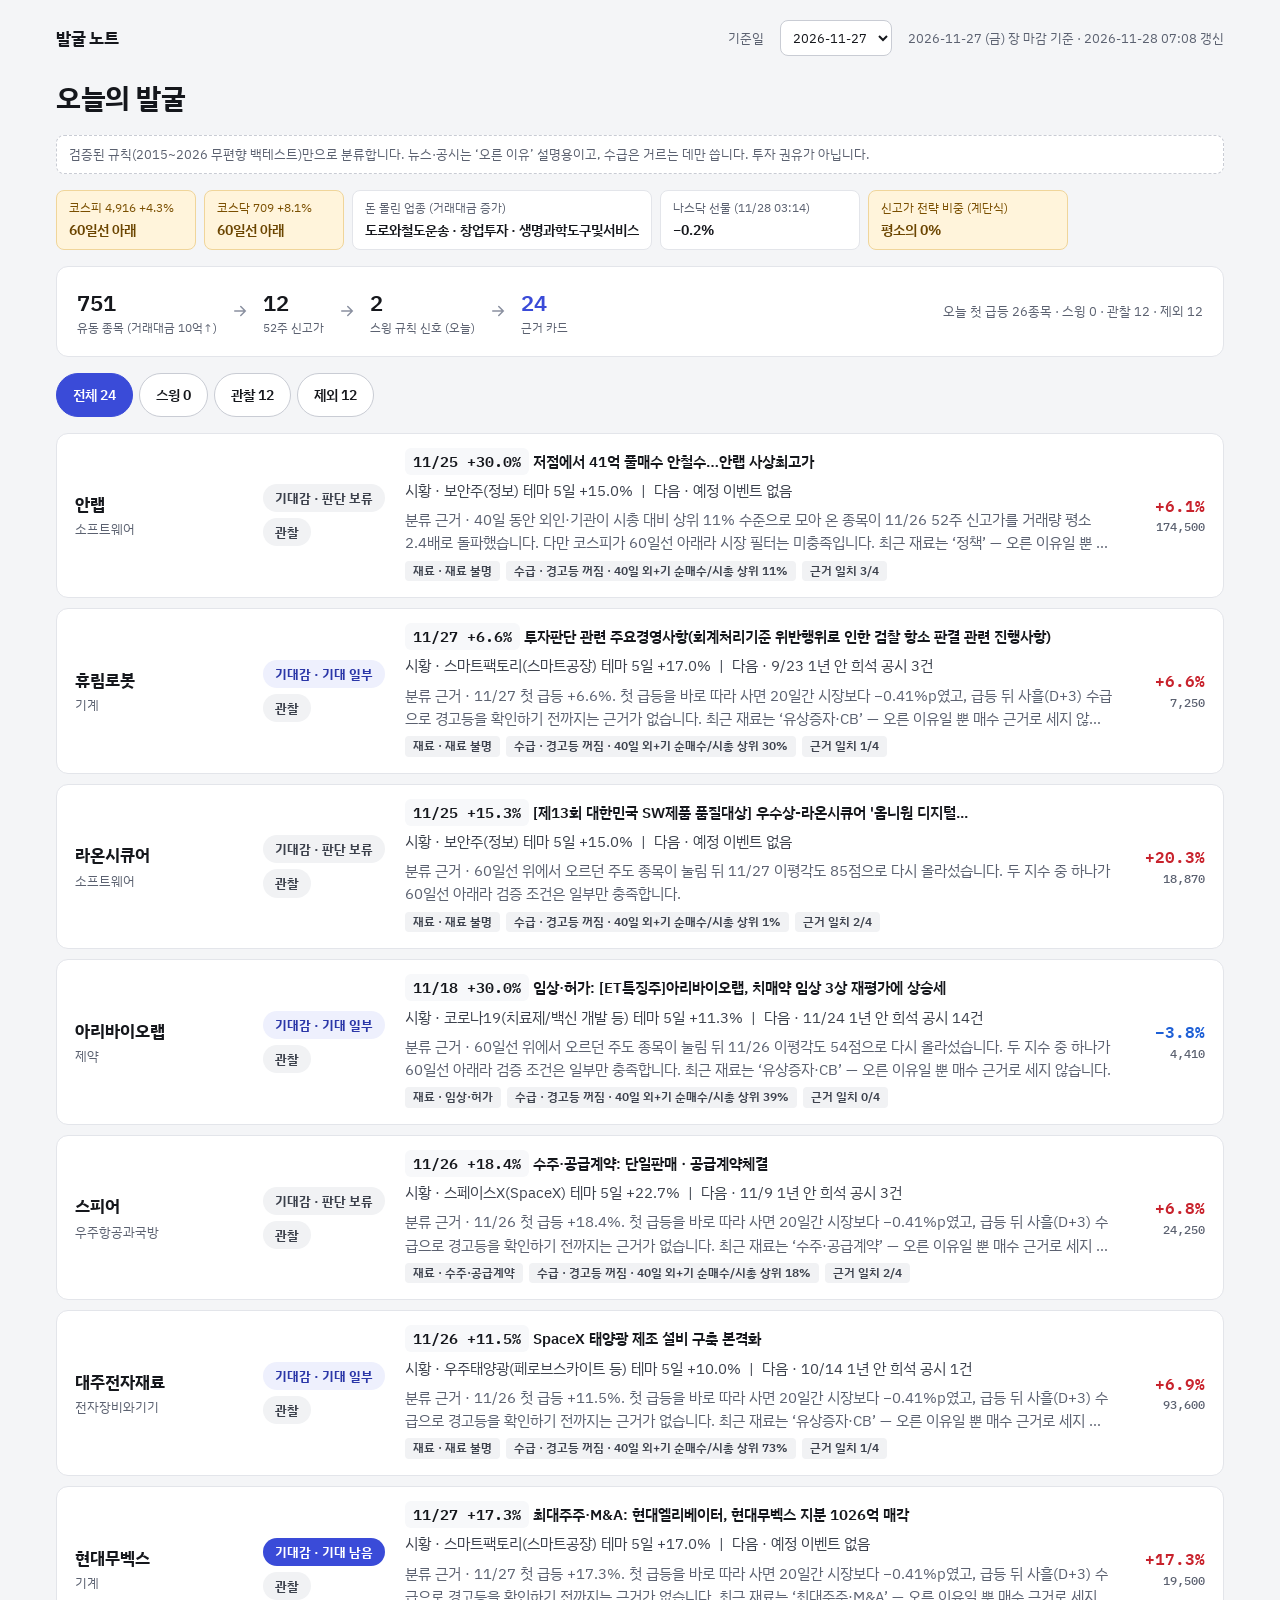
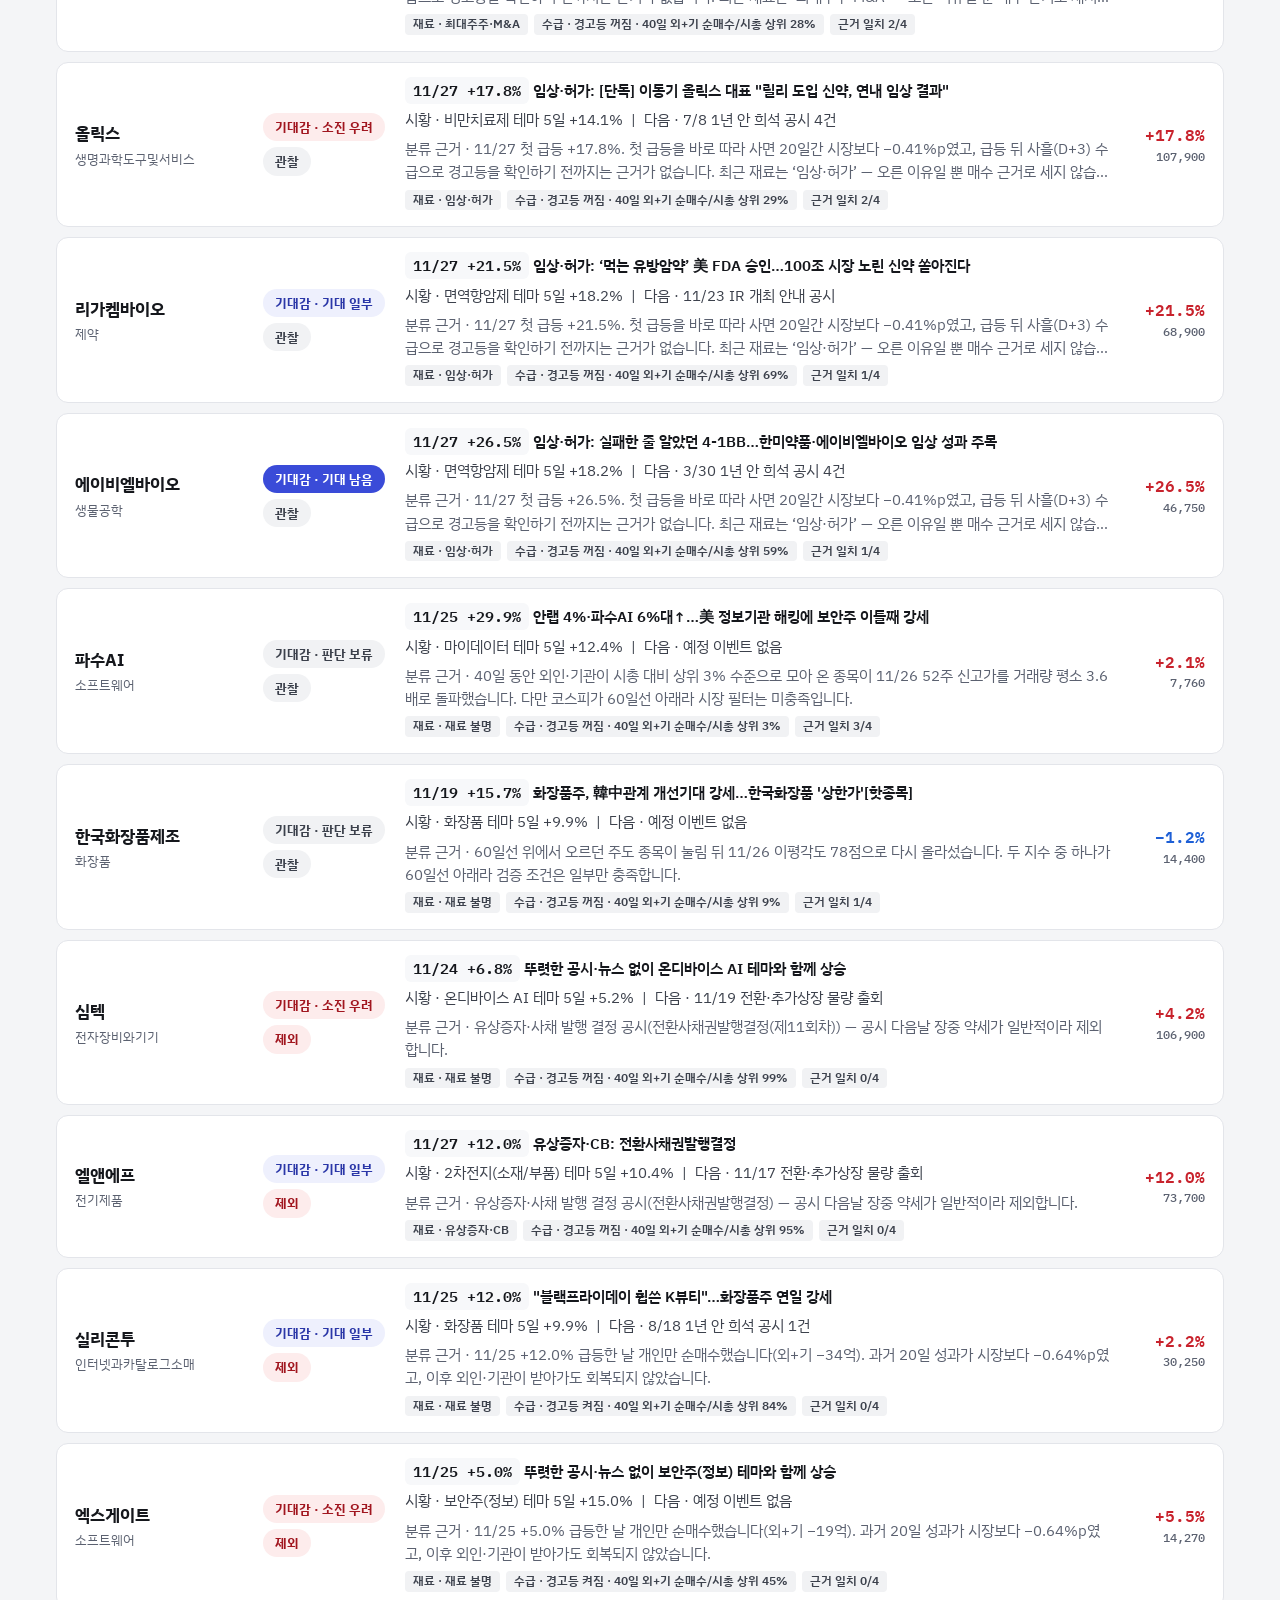
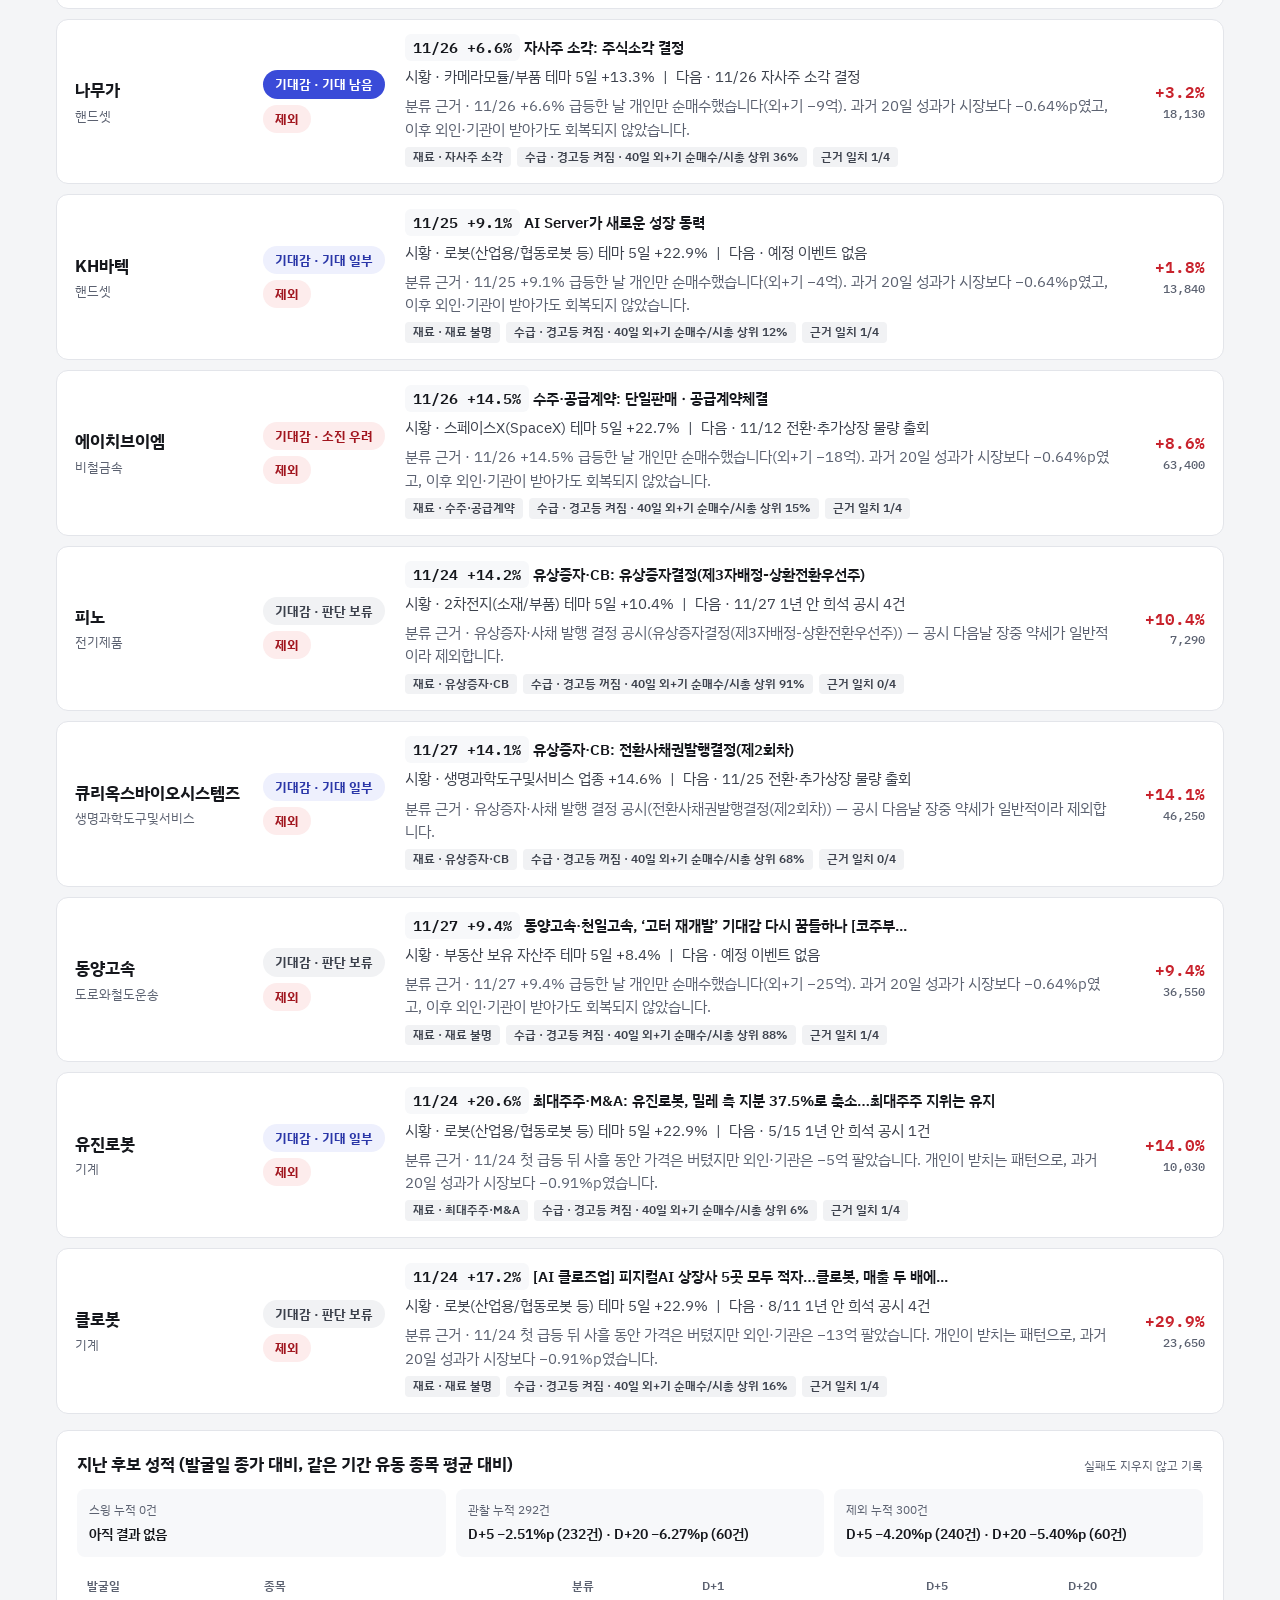
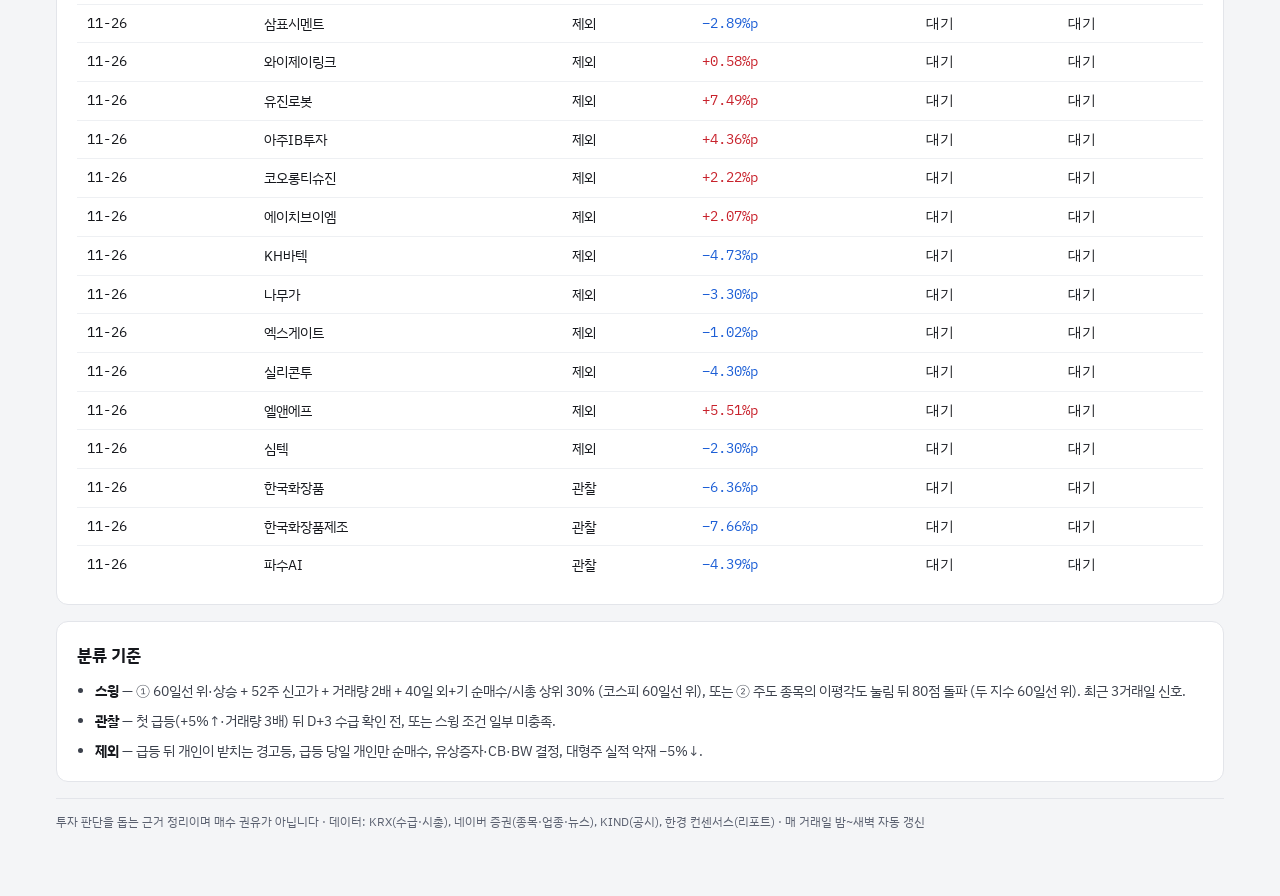
<file: index.html>
<!doctype html>
<html lang="ko">
<head>
<meta charset="utf-8">
<meta name="viewport" content="width=device-width, initial-scale=1">
<meta name="robots" content="noindex, nofollow">
<title>발굴 노트 · 오늘의 발굴</title>
<link rel="preconnect" href="https://fonts.googleapis.com">
<link rel="preconnect" href="https://fonts.gstatic.com" crossorigin>
<link rel="stylesheet" href="https://fonts.googleapis.com/css2?family=IBM+Plex+Mono:wght@500;600&family=IBM+Plex+Sans+KR:wght@400;500;600;700&display=swap">
<link rel="stylesheet" href="assets/style.css">
</head>
<body>
<div class="wrap">

<header class="top">
<a class="brand" href="./">발굴 노트</a>
<div class="left">
<label class="stamp" for="dateSel">기준일</label>
<select id="dateSel" class="datesel" aria-label="기준일 선택"></select>
<span id="stamp" class="stamp"></span>
</div>
</header>

<h1 class="page-title">오늘의 발굴</h1>

<p class="banner">검증된 규칙(2015~2026 무편향 백테스트)만으로 분류합니다. 뉴스·공시는 ‘오른 이유’ 설명용이고, 수급은 거르는 데만 씁니다. 투자 권유가 아닙니다.</p>

<section id="market" class="market" aria-label="시황"></section>

<section id="funnel" class="card funnel" aria-label="걸러진 과정"></section>

<div id="tabs" class="filters" role="tablist" aria-label="분류"></div>
<div id="list" class="list" role="tabpanel"></div>

<section class="card" aria-labelledby="trackTitle">
<div class="card-head">
<h2 id="trackTitle">지난 후보 성적 (발굴일 종가 대비, 같은 기간 유동 종목 평균 대비)</h2>
<span class="sub">실패도 지우지 않고 기록</span>
</div>
<div id="trackSum" class="stats"></div>
<div class="tablebox"><table id="trackTable" class="tbl"></table></div>
</section>

<section class="card">
<h2>분류 기준</h2>
<ul class="bul">
<li><b>스윙</b> — ① 60일선 위·상승 + 52주 신고가 + 거래량 2배 + 40일 외+기 순매수/시총 상위 30% (코스피 60일선 위), 또는 ② 주도 종목의 이평각도 눌림 뒤 80점 돌파 (두 지수 60일선 위). 최근 3거래일 신호.</li>
<li><b>관찰</b> — 첫 급등(+5%↑·거래량 3배) 뒤 D+3 수급 확인 전, 또는 스윙 조건 일부 미충족.</li>
<li><b>제외</b> — 급등 뒤 개인이 받치는 경고등, 급등 당일 개인만 순매수, 유상증자·CB·BW 결정, 대형주 실적 악재 −5%↓.</li>
</ul>
</section>

<footer>투자 판단을 돕는 근거 정리이며 매수 권유가 아닙니다 · 데이터: KRX(수급·시총), 네이버 증권(종목·업종·뉴스), KIND(공시), 한경 컨센서스(리포트) · 매 거래일 밤~새벽 자동 갱신</footer>
</div>
<script src="assets/common.js"></script>
<script src="assets/list.js"></script>
</body>
</html>
</file>
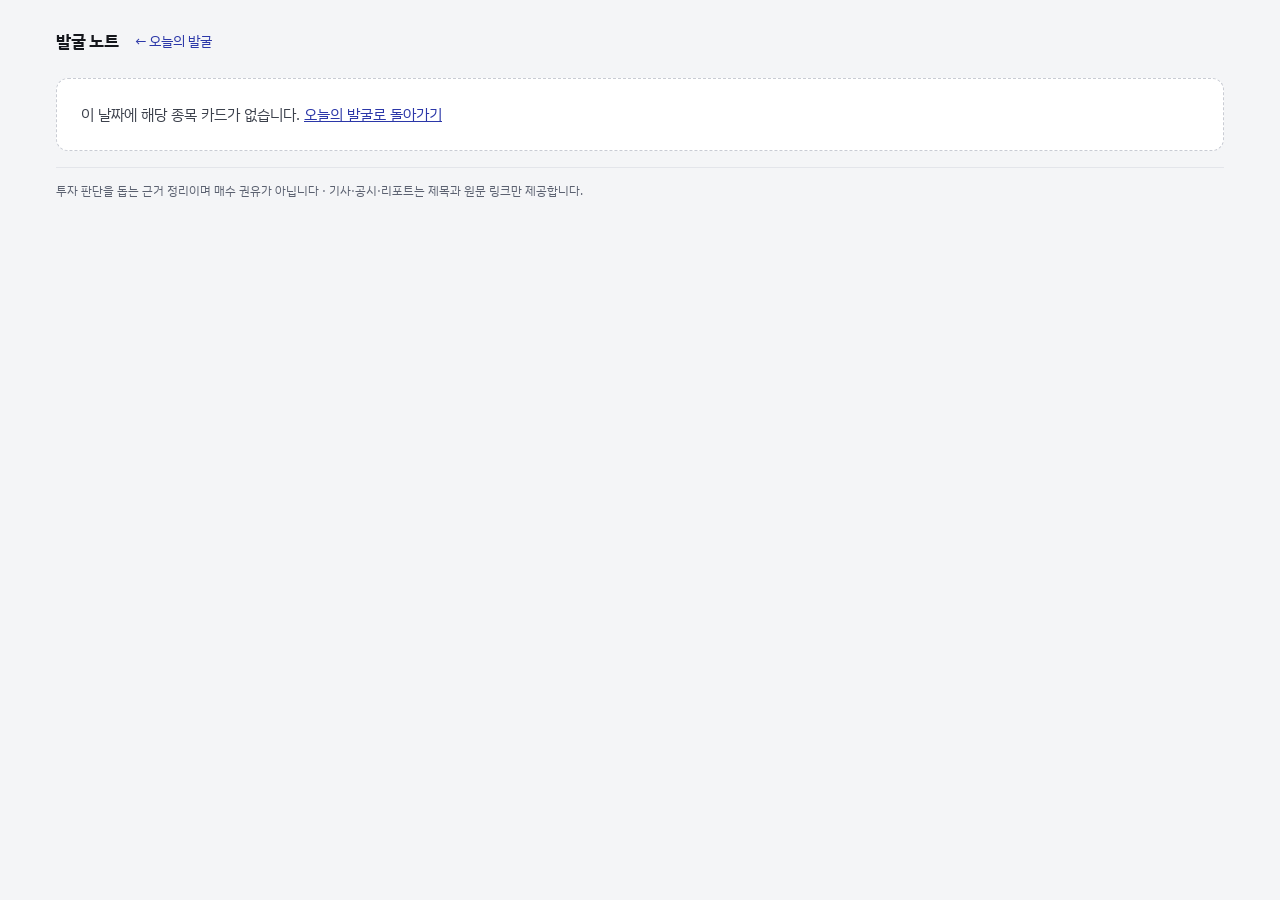
<file: card.html>
<!doctype html>
<html lang="ko">
<head>
<meta charset="utf-8">
<meta name="viewport" content="width=device-width, initial-scale=1">
<meta name="robots" content="noindex, nofollow">
<title>종목 근거 카드 · 발굴 노트</title>
<link rel="preconnect" href="https://fonts.googleapis.com">
<link rel="preconnect" href="https://fonts.gstatic.com" crossorigin>
<link rel="stylesheet" href="https://fonts.googleapis.com/css2?family=IBM+Plex+Mono:wght@500;600&family=IBM+Plex+Sans+KR:wght@400;500;600;700&display=swap">
<link rel="stylesheet" href="assets/style.css">
</head>
<body>
<div class="wrap">
<header class="top">
<div class="left">
<a class="brand" href="./">발굴 노트</a>
<a id="back" class="back" href="./">← 오늘의 발굴</a>
</div>
<span id="stamp" class="stamp"></span>
</header>
<main id="app"><div class="empty">불러오는 중…</div></main>
<footer>투자 판단을 돕는 근거 정리이며 매수 권유가 아닙니다 · 기사·공시·리포트는 제목과 원문 링크만 제공합니다.</footer>
</div>
<script src="assets/common.js"></script>
<script src="assets/card.js"></script>
</body>
</html>
</file>
<file: assets/style.css>
:root {
  color-scheme: light;
  --bg: #F4F5F7; --surface: #FFFFFF; --soft: #F7F8FA; --line: #E3E5EA; --line2: #C9CCD4; --rule: #EEF0F3;
  --ink: #15171C; --ink2: #3C414C; --muted: #5B6170;
  --accent: #3A4BD8; --accent-bg: #EEF0FD; --accent-ink: #2B37A8;
  --up: #C8222C; --up-ink: #A1161F; --down: #1D5FD6; --down-ink: #174BB0;
  --warn-bg: #FFF4DB; --warn-line: #F0D59A; --warn-ink: #6B4500; --warn-soft: #FFFBF0;
  --mono: 'IBM Plex Mono', ui-monospace, monospace;
}
* { box-sizing: border-box; }
body { margin: 0; background: var(--bg); color: var(--ink); font-family: 'IBM Plex Sans KR', system-ui, sans-serif; font-size: 15px; line-height: 1.55; }
a { color: var(--accent-ink); }
a:hover { color: #1C2580; }
h1, h2, h3, p { margin: 0; }
.wrap { max-width: 1200px; margin: 0 auto; padding: 20px 16px 64px; display: flex; flex-direction: column; gap: 16px; }
.top { display: flex; flex-wrap: wrap; align-items: center; justify-content: space-between; gap: 12px; }
.top .left { display: flex; align-items: center; gap: 16px; flex-wrap: wrap; }
.brand { font-weight: 700; font-size: 17px; letter-spacing: -0.2px; color: var(--ink); text-decoration: none; }
.back { font-size: 14px; text-decoration: none; padding: 10px 0; }
.stamp { font-size: 13px; color: var(--muted); }
.banner { font-size: 13px; color: var(--muted); background: var(--surface); border: 1px dashed var(--line2); border-radius: 8px; padding: 8px 12px; }
.page-title { font-size: 28px; font-weight: 700; letter-spacing: -0.5px; margin-top: 4px; }

.market { display: flex; flex-wrap: wrap; gap: 8px; }
.chip { background: var(--surface); border: 1px solid var(--line); border-radius: 8px; padding: 8px 12px; display: flex; flex-direction: column; gap: 2px; min-width: 140px; }
.chip span:first-child { font-size: 12px; color: var(--muted); }
.chip span:last-child { font-size: 14px; font-weight: 600; }
.chip.wide { min-width: 200px; }
.chip.warn { background: var(--warn-bg); border-color: var(--warn-line); }
.chip.warn span:first-child { color: #7A4F00; }
.chip.warn span:last-child { color: var(--warn-ink); }

.card { background: var(--surface); border: 1px solid var(--line); border-radius: 12px; padding: 20px; display: flex; flex-direction: column; gap: 12px; min-width: 0; }
.card.hero { padding: 24px; gap: 20px; }
.card-head { display: flex; flex-wrap: wrap; justify-content: space-between; align-items: baseline; gap: 8px; }
.card h2 { font-size: 17px; font-weight: 700; }
.sub { font-size: 12px; color: var(--muted); }
.note { font-size: 13px; color: var(--muted); }
.body-text { font-size: 14px; color: var(--ink2); }
.mono { font-family: var(--mono); }

.id-row { display: flex; flex-wrap: wrap; align-items: flex-start; justify-content: space-between; gap: 16px; }
.id-row h1 { font-size: 30px; font-weight: 700; letter-spacing: -0.5px; }
.price { display: flex; align-items: baseline; gap: 10px; }
.price b { font-family: var(--mono); font-size: 28px; font-weight: 600; }
.price .chg { font-family: var(--mono); font-size: 17px; font-weight: 600; }
.up { color: var(--up); } .down { color: var(--down); }
.verdict { display: flex; flex-direction: column; align-items: flex-end; gap: 6px; }
.badge { font-size: 13px; font-weight: 700; border-radius: 999px; padding: 4px 12px; white-space: nowrap; }
.badge.lg { font-size: 15px; padding: 6px 14px; }
.b-swing { background: var(--accent-bg); color: var(--accent-ink); }
.b-day { background: #FDF0E6; color: #8A3B00; }
.b-watch { background: #F1F2F4; color: var(--ink2); }
.b-out { background: #FDECEC; color: var(--up-ink); }
.thesis { font-size: 19px; line-height: 1.6; font-weight: 500; max-width: 920px; }

.checks { display: grid; grid-template-columns: repeat(auto-fit, minmax(230px, 1fr)); gap: 12px; }
.check { border: 1px solid var(--line); border-radius: 10px; padding: 14px; display: flex; flex-direction: column; gap: 6px; }
.check .t { display: flex; align-items: center; gap: 8px; }
.check .t b { font-weight: 700; }
.check .t em { font-style: normal; font-size: 12px; font-weight: 600; color: var(--accent); }
.check.partial { border-color: var(--warn-line); background: var(--warn-soft); }
.check.partial .t em { color: #7A4F00; }

.cols { display: flex; flex-wrap: wrap; gap: 16px; align-items: flex-start; }
.col-main { flex: 999 1 560px; min-width: 0; display: flex; flex-direction: column; gap: 16px; }
.col-side { flex: 1 1 340px; min-width: 0; display: flex; flex-direction: column; gap: 16px; }

.legend { display: flex; gap: 14px; font-size: 12px; color: var(--muted); flex-wrap: wrap; }
.legend span { display: flex; align-items: center; gap: 6px; }
.legend i { display: inline-block; }
.chart { width: 100%; height: 170px; display: block; }
.axis { display: flex; justify-content: space-between; font-size: 12px; color: var(--muted); font-family: var(--mono); }

.lights { display: flex; flex-direction: column; gap: 8px; }
.light { display: flex; flex-wrap: wrap; justify-content: space-between; align-items: center; gap: 8px 12px; border: 1px solid var(--line); border-radius: 8px; padding: 10px 12px; }
.light.pass { border: 0; background: var(--soft); }
.light > div { display: flex; flex-direction: column; gap: 2px; min-width: 0; flex: 1 1 260px; }
.light b { font-size: 14px; font-weight: 600; }
.pill-off { font-size: 13px; font-weight: 700; color: var(--accent); background: var(--accent-bg); border-radius: 999px; padding: 3px 12px; }
.pill-pass { font-size: 13px; font-weight: 700; background: var(--surface); border: 1px solid var(--line2); border-radius: 999px; padding: 3px 12px; }
.h3 { font-size: 14px; font-weight: 600; color: var(--ink2); margin-top: 4px; }

.bars { display: flex; gap: 6px; }
.bar { flex: 1; min-width: 0; display: flex; flex-direction: column; align-items: center; }
.bar .pos, .bar .neg { width: 100%; display: flex; flex-direction: column; align-items: center; gap: 2px; }
.bar .pos { height: 80px; justify-content: flex-end; }
.bar .neg { height: 64px; justify-content: flex-start; }
.bar .zero { height: 1px; width: 100%; background: var(--line2); }
.bar i { display: block; width: 60%; max-width: 30px; }
.bar .pos i { background: var(--up); border-radius: 3px 3px 0 0; }
.bar .neg i { background: var(--down); border-radius: 0 0 3px 3px; }
.bar small { font-size: 11px; font-family: var(--mono); }
.bar .pos small { color: var(--up-ink); } .bar .neg small { color: var(--down-ink); }
.bar .d { color: var(--muted); }

.stats { display: grid; grid-template-columns: repeat(auto-fit, minmax(180px, 1fr)); gap: 10px; }
.stat { background: var(--soft); border-radius: 8px; padding: 12px; display: flex; flex-direction: column; gap: 4px; }
.stat span:first-child { font-size: 12px; color: var(--muted); }
.stat span:last-child { font-size: 14px; font-weight: 600; }

.filters { display: flex; flex-wrap: wrap; gap: 6px; }
.fbtn { min-height: 44px; padding: 0 14px; border-radius: 999px; border: 1px solid var(--line2); background: var(--surface); color: var(--ink); font: inherit; font-size: 13px; font-weight: 600; cursor: pointer; }
.fbtn[aria-pressed="true"], .fbtn[aria-selected="true"] { background: var(--accent); border-color: var(--accent); color: #FFFFFF; }
.fbtn.lg { font-size: 14px; padding: 0 16px; }
.timeline { margin: 0; padding: 0; list-style: none; display: flex; flex-direction: column; }
.timeline li { display: flex; gap: 14px; padding: 12px 0; border-top: 1px solid var(--rule); }
.timeline .when { flex: 0 0 104px; font-size: 13px; color: var(--muted); font-family: var(--mono); }
.timeline .what { display: flex; flex-direction: column; gap: 4px; min-width: 0; }
.tags { display: flex; flex-wrap: wrap; gap: 6px; }
.tag { font-size: 12px; font-weight: 600; background: #F1F2F4; color: var(--ink2); border-radius: 4px; padding: 1px 8px; }
.tag.t-disc { background: var(--accent-bg); color: var(--accent-ink); }
.tag.t-rep { background: #FDF0E6; color: #8A3B00; }
.tag.t-first { background: #E9F6EE; color: #1E6B3A; }
.tag.t-ref { background: var(--warn-bg); color: var(--warn-ink); }
.timeline .title { font-size: 15px; }
.timeline a.title { font-weight: 500; }
.more { min-height: 44px; border-radius: 8px; border: 1px solid var(--line2); background: var(--surface); color: var(--ink); font: inherit; font-size: 14px; font-weight: 600; cursor: pointer; }

.kv { margin: 0; display: grid; grid-template-columns: minmax(96px, max-content) 1fr; column-gap: 20px; row-gap: 10px; font-size: 14px; }
.kv dt { color: var(--muted); } .kv dd { margin: 0; }

.grp { font-size: 13px; font-weight: 700; margin-top: 4px; }
.grp.buy { color: var(--accent); } .grp.out { color: var(--up-ink); } .grp.ref { color: var(--muted); }
.rows { display: flex; flex-direction: column; gap: 8px; }
.row { border: 1px solid var(--line); border-radius: 8px; padding: 12px; display: flex; flex-direction: column; gap: 4px; }
.row b { font-size: 14px; font-weight: 600; }
.row span { font-size: 13px; color: var(--ink2); }
.bul { margin: 0; padding-left: 18px; display: flex; flex-direction: column; gap: 8px; font-size: 14px; color: var(--ink2); }
.scn { display: flex; flex-direction: column; gap: 4px; }
.scn b { font-size: 13px; font-weight: 700; }
.box2 { background: var(--soft); border-radius: 8px; padding: 12px; display: grid; grid-template-columns: repeat(2, minmax(0, 1fr)); gap: 8px; font-size: 13px; }
.box2 span:nth-child(odd) { color: var(--muted); }
.box2 span:nth-child(even) { font-family: var(--mono); font-weight: 600; }
.risk { display: grid; grid-template-columns: 1fr max-content; row-gap: 8px; column-gap: 12px; font-size: 14px; }
.risk span:nth-child(odd) { color: var(--ink2); }
.risk span:nth-child(even) { font-weight: 600; }
.track { display: grid; grid-template-columns: repeat(3, minmax(0, 1fr)); gap: 8px; text-align: center; }
.track div { background: var(--soft); border-radius: 8px; padding: 10px 4px; display: flex; flex-direction: column; gap: 2px; color: var(--muted); }
.track span:first-child { font-size: 12px; }
.track span:last-child { font-size: 14px; font-weight: 600; }

.funnel { flex-direction: row; flex-wrap: wrap; align-items: center; gap: 10px 14px; padding: 18px 20px; }
.funnel .step { display: flex; flex-direction: column; }
.funnel .step b { font-family: var(--mono); font-size: 22px; font-weight: 600; }
.funnel .step span { font-size: 12px; color: var(--muted); }
.funnel .step.last b { color: var(--accent); }
.funnel .why { flex: 1 1 260px; font-size: 13px; color: var(--muted); text-align: right; }
.list { display: flex; flex-direction: column; gap: 10px; }
.item { text-decoration: none; color: inherit; background: var(--surface); border: 1px solid var(--line); border-radius: 12px; padding: 16px 18px; display: flex; flex-wrap: wrap; align-items: center; gap: 12px 20px; }
.item:hover { border-color: var(--line2); color: inherit; }
.item .nm { flex: 0 0 168px; display: flex; flex-direction: column; gap: 2px; }
.item .nm b { font-size: 17px; font-weight: 700; }
.item .nm span { font-size: 13px; color: var(--muted); }
.item .mid { flex: 999 1 320px; min-width: 0; display: flex; flex-direction: column; gap: 6px; }
.item .mid > span { font-size: 15px; }
.item .pct { flex: 0 0 72px; text-align: right; font-family: var(--mono); font-size: 16px; font-weight: 600; }
footer { font-size: 12px; color: var(--muted); border-top: 1px solid var(--line); padding-top: 14px; }
main { display: flex; flex-direction: column; gap: 16px; }
.empty { background: var(--surface); border: 1px dashed var(--line2); border-radius: 12px; padding: 24px; color: var(--ink2); font-size: 15px; }
.datesel { font: inherit; font-size: 13px; min-height: 36px; border: 1px solid var(--line2); border-radius: 8px; background: var(--surface); color: var(--ink); padding: 0 8px; }
.pill-on { font-size: 13px; font-weight: 700; color: var(--up-ink); background: #FDECEC; border-radius: 999px; padding: 3px 12px; white-space: nowrap; }
.pill-wait { font-size: 13px; font-weight: 700; color: var(--muted); background: #F1F2F4; border-radius: 999px; padding: 3px 12px; white-space: nowrap; }
.pill-off, .pill-pass { white-space: nowrap; }
.check.miss { background: var(--soft); }
.check.miss .t em { color: var(--muted); }
.item .pct small { display: block; font-size: 12px; color: var(--muted); font-weight: 500; }
.tablebox { overflow-x: auto; }
.tbl { width: 100%; border-collapse: collapse; font-size: 14px; }
.tbl th, .tbl td { text-align: left; padding: 8px 10px; border-top: 1px solid var(--rule); white-space: nowrap; }
.tbl th { font-size: 12px; color: var(--muted); font-weight: 600; border-top: 0; }
.tbl caption { text-align: left; padding: 4px 0; }
.bul b { color: var(--ink); }

/* 종목 소개 앞단: 왜 올랐나 · 시황 속 위치 · 남은 기대감 */
.story3 { display: grid; grid-template-columns: repeat(auto-fit, minmax(290px, 1fr)); gap: 12px; }
.panel { border: 1px solid var(--line); border-radius: 10px; padding: 14px 16px; display: flex; flex-direction: column; gap: 10px; min-width: 0; }
.panel h3 { margin: 0; font-size: 15px; font-weight: 700; display: flex; align-items: center; gap: 8px; flex-wrap: wrap; }
.panel h4 { margin: 2px 0 0; font-size: 12px; font-weight: 700; color: var(--muted); }
.mat, .facts, .evt, .reasons { list-style: none; margin: 0; padding: 0; display: flex; flex-direction: column; gap: 6px; font-size: 14px; }
.mat li { line-height: 1.45; }
.mat .when, .evt .when { font-family: var(--mono); font-size: 12px; color: var(--muted); margin-right: 6px; white-space: nowrap; }
.facts li { display: flex; flex-wrap: wrap; gap: 2px 10px; justify-content: space-between; border-top: 1px dashed var(--rule); padding-top: 6px; }
.facts li span { color: var(--muted); font-size: 13px; }
.facts li b { font-weight: 600; text-align: right; }
.evt li { display: flex; gap: 6px; align-items: baseline; }
.tone { font-weight: 700; width: 14px; flex: 0 0 14px; text-align: center; }
.t-plus { color: var(--accent-ink); } .t-minus { color: var(--up-ink); } .t-neu { color: var(--muted); }
.reasons li { font-size: 13px; }
.mode { font-size: 14px; font-weight: 600; background: var(--soft); border-radius: 6px; padding: 6px 10px; }
.movechip { font-family: var(--mono); font-size: 15px; font-weight: 600; background: var(--soft); border-radius: 6px; padding: 1px 8px; white-space: nowrap; }
.v-good { background: var(--accent); color: #FFFFFF; }
.v-some { background: var(--accent-bg); color: var(--accent-ink); }
.v-hold { background: #F1F2F4; color: var(--ink2); }
.v-bad { background: #FDECEC; color: var(--up-ink); }
.item .why { font-size: 15px; font-weight: 600; }
.item .sub2 { font-size: 13px; color: var(--ink2); }
.item .rule { font-size: 12px; color: var(--muted); display: -webkit-box; -webkit-line-clamp: 2; -webkit-box-orient: vertical; overflow: hidden; }
.item .badges { flex: 0 0 auto; display: flex; flex-direction: column; gap: 6px; align-items: flex-start; }

@media (max-width: 560px) {
  .funnel .why { text-align: left; }
  .item .pct { text-align: left; }
  .timeline .when { flex-basis: 84px; }
  .verdict { align-items: flex-start; }
}
</file>
